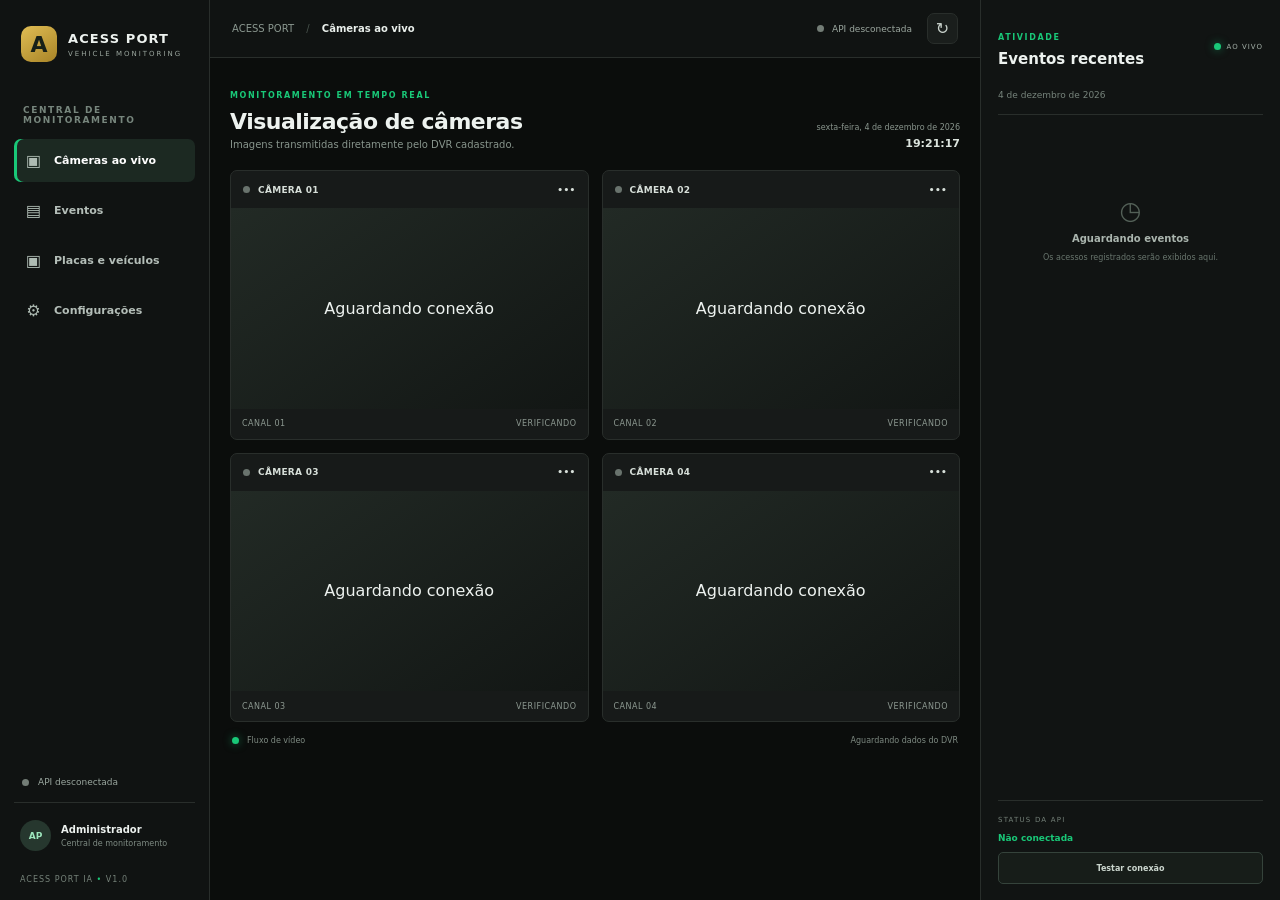
<file: acess-port-ia/frontend/index.html>
<!doctype html>
<html lang="pt-BR">
<head>
  <meta charset="utf-8">
  <meta name="viewport" content="width=device-width, initial-scale=1">
  <meta name="theme-color" content="#0b0d0c">
  <title>ACESS PORT IA | Monitoramento</title>
  <link rel="stylesheet" href="./styles.css">
</head>
<body>
  <div class="app-shell">
    <aside class="sidebar" id="sidebar">
      <div class="brand">
        <div class="brand-mark">A</div>
        <div class="brand-copy"><strong>ACESS PORT</strong><span>VEHICLE MONITORING</span></div>
      </div>
      <div class="side-label">CENTRAL DE MONITORAMENTO</div>
      <nav class="nav">
        <button class="nav-item active" data-view="camera"><span class="nav-icon">▣</span> Câmeras ao vivo</button>
        <button class="nav-item" data-view="events"><span class="nav-icon">▤</span> Eventos</button>
        <button class="nav-item" data-view="plates"><span class="nav-icon">▣</span> Placas e veículos</button>
        <button class="nav-item" id="settingsButton"><span class="nav-icon">⚙</span> Configurações</button>
      </nav>
      <div class="sidebar-bottom">
        <div class="connection-mini"><i id="apiDot" class="status-dot"></i><span id="apiStatus">Conectando API...</span></div>
        <div class="account"><div class="account-avatar">AP</div><div><strong>Administrador</strong><small>Central de monitoramento</small></div></div>
        <div class="sidebar-foot">ACESS PORT IA <span>•</span> V1.0</div>
      </div>
    </aside>

    <main class="main">
      <header class="topbar">
        <button class="menu-toggle" id="menuToggle" aria-label="Abrir menu">☰</button>
        <div class="breadcrumb">ACESS PORT <span>/</span> <strong id="pageTitle">Câmeras ao vivo</strong></div>
        <div class="top-actions">
          <div class="system-state"><i class="status-dot" id="topApiDot"></i><span id="topApiStatus">Verificando conexão</span></div>
          <button class="icon-button" id="retryButton" title="Atualizar conexão">↻</button>
        </div>
      </header>

      <div class="workspace">
        <section class="camera-area" id="cameraView">
          <div class="section-head">
            <div><span class="eyebrow">MONITORAMENTO EM TEMPO REAL</span><h1>Visualização de câmeras</h1><p>Imagens transmitidas diretamente pelo DVR cadastrado.</p></div>
            <div class="clock"><span id="today"></span><strong id="clock"></strong></div>
          </div>
          <div class="camera-grid" id="cameraGrid">
            <article class="camera-card loading"><div class="camera-card-head"><span><i class="status-dot"></i> CÂMERA 01</span><b>•••</b></div><div class="camera-screen"><span>Aguardando conexão</span></div><div class="camera-meta">CANAL 01 <span>VERIFICANDO</span></div></article>
            <article class="camera-card loading"><div class="camera-card-head"><span><i class="status-dot"></i> CÂMERA 02</span><b>•••</b></div><div class="camera-screen"><span>Aguardando conexão</span></div><div class="camera-meta">CANAL 02 <span>VERIFICANDO</span></div></article>
            <article class="camera-card loading"><div class="camera-card-head"><span><i class="status-dot"></i> CÂMERA 03</span><b>•••</b></div><div class="camera-screen"><span>Aguardando conexão</span></div><div class="camera-meta">CANAL 03 <span>VERIFICANDO</span></div></article>
            <article class="camera-card loading"><div class="camera-card-head"><span><i class="status-dot"></i> CÂMERA 04</span><b>•••</b></div><div class="camera-screen"><span>Aguardando conexão</span></div><div class="camera-meta">CANAL 04 <span>VERIFICANDO</span></div></article>
          </div>
          <div class="bottom-status"><span><i class="status-dot green"></i> Fluxo de vídeo</span><span id="cameraSummary">Aguardando dados do DVR</span></div>
        </section>

        <section class="data-view hidden" id="eventsView">
          <span class="eyebrow">REGISTROS DO SISTEMA</span><h1>Eventos de acesso</h1>
          <p class="view-description">Histórico de eventos recebidos pela plataforma.</p>
          <div class="events-full-list" id="eventsFullList"><div class="empty-panel"><span class="empty-icon">▤</span><strong>Aguardando eventos</strong><p>Os veículos reconhecidos aparecerão aqui automaticamente.</p></div></div>
        </section>

        <section class="data-view hidden" id="platesView">
          <span class="eyebrow">CONSULTA DE VEÍCULOS</span><h1>Placas e veículos</h1>
          <p class="view-description">Área preparada para consulta de placas e características dos veículos.</p>
          <div class="events-full-list" id="platesFullList"><div class="empty-panel"><span class="empty-icon">▣</span><strong>Aguardando placas</strong><p>As placas reconhecidas serão exibidas aqui.</p></div></div>
          <p class="notice-text">Registros de veículos: placa, imagem, cor, tipo, câmera, data e direção. O sistema não realiza reconhecimento de pessoas.</p>
        </section>
      </div>
    </main>

    <aside class="event-rail">
      <div class="rail-head"><div><span class="eyebrow">ATIVIDADE</span><h2>Eventos recentes</h2></div><span class="live-tag"><i class="status-dot green"></i> AO VIVO</span></div>
      <div class="event-date" id="eventDate"></div>
      <div class="event-list" id="eventList">
        <div class="event-empty"><span>◷</span><strong>Aguardando eventos</strong><small>Os acessos registrados serão exibidos aqui.</small></div>
      </div>
      <div class="rail-footer"><span>STATUS DA API</span><strong id="apiDetail">Verificando...</strong><button id="railRetry">Testar conexão</button></div>
    </aside>
  </div>

  <dialog class="config-dialog" id="apiDialog">
    <form id="apiForm" method="dialog">
      <div class="dialog-head"><div><span class="eyebrow">CONFIGURAÇÃO</span><h2>Conexão com API</h2></div><button class="close-button" type="button" id="closeDialog">×</button></div>
      <p>Informe o endereço do servidor ACESS PORT IA.</p>
      <label for="apiUrl">Endereço da API</label>
      <input id="apiUrl" type="url" placeholder="http://127.0.0.1:8000" required>
      <small id="configFeedback" class="feedback"></small>
      <div class="dialog-actions"><button type="button" class="outline-button" id="cancelDialog">Cancelar</button><button type="submit" class="primary-button" id="saveApi">Salvar e testar</button></div>
    </form>
  </dialog>
  <script src="./app.js"></script>
</body>
</html>
</file>
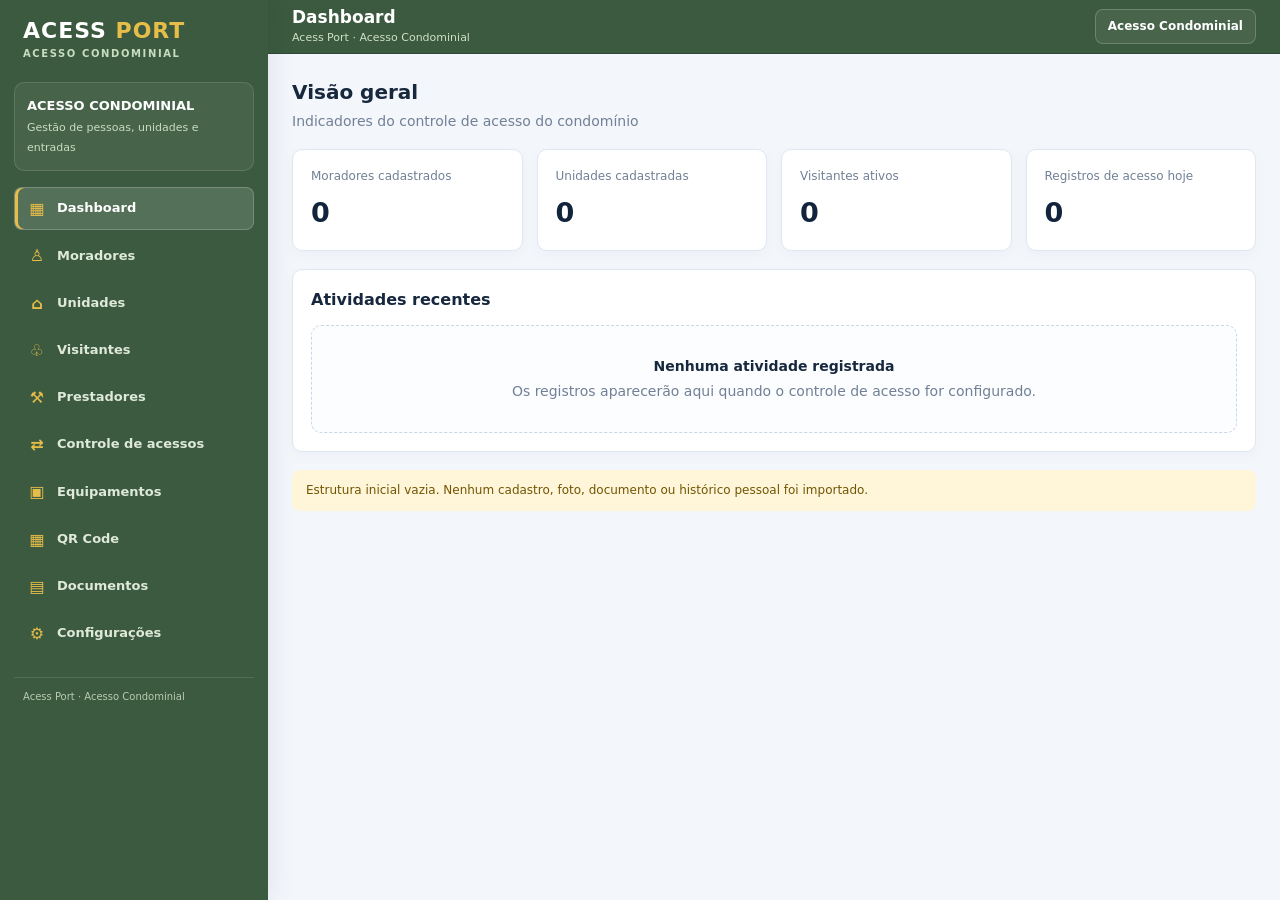
<file: acesso-condominial.html>
<!doctype html>
<html lang="pt-BR">
<head>
<meta charset="utf-8">
<meta name="viewport" content="width=device-width,initial-scale=1">
<title>Acess Port | Acesso Condominial</title>
<style>
:root{
  /* Shell verde-tarde (substituindo o azul #244560) */
  --sc-shell-fundo:#3b5a3f;          /* verde-tarde principal */
  --sc-shell-fundo-2:#2f4a33;        /* verde-tarde escuro (bordas/hover) */
  --sc-shell-texto:#FFFFFF;
  --sc-shell-topo-altura:54px;
  --sc-shell-acento:#3b5a3f;
  --sc-shell-acento-texto:#ffffff;
  --sc-shell-destaque:#8fbf7a;       /* verde-claro quente para realces */
  --sc-shell-ligacao-fundo:#2e7d32;
  --sc-shell-ligacao-fundo-hover:#1b5e20;
  --sc-shell-folha-raio:8px;
  /* Paleta Acess Port */
  --navy:#11243b;
  --navy2:#142b45;
  --blue:#2168d5;
  --gold:#e7bd4a;
  --bg:#f3f6fb;
  --ink:#17283e;
  --muted:#718096;
  --line:#e0e7f0;
  --white:#fff;
  --green:#14804a;
  --surface:#ffffff;
  --surface-2:#f8fafc;
}
*{box-sizing:border-box}
body{margin:0;background:var(--bg);font:14px/1.45 Inter,system-ui,Arial,sans-serif;color:var(--ink)}
button,input,select,textarea{font:inherit}
button{cursor:pointer;border:0;border-radius:8px;padding:10px 14px;font-weight:700}
.app{min-height:100vh;display:grid;grid-template-columns:268px minmax(0,1fr)}

/* ---------- SIDEBAR ---------- */
.sidebar{height:100vh;position:sticky;top:0;overflow:auto;padding:18px 14px 20px;color:var(--sc-shell-texto);background:var(--sc-shell-fundo);box-shadow:5px 0 24px #0d1f3312}
.brand{margin:0 9px 4px;font-size:22px;line-height:1.15;font-weight:850;letter-spacing:.045em}
.brand span{color:var(--gold)}
.subbrand{margin:0 9px 20px;color:#c8dcc0;font-size:10px;font-weight:750;letter-spacing:.16em;text-transform:uppercase}
.module-card{padding:14px 12px;margin:0 0 16px;border:1px solid #ffffff1f;border-radius:10px;background:#ffffff10}
.module-card strong{display:block;font-size:13px}
.module-card small{color:#c8dcc0;font-size:11px}
.nav{display:grid;gap:4px}
.nav button{display:flex;align-items:center;gap:10px;width:100%;min-height:42px;padding:9px 12px;text-align:left;color:#dfe9da;background:transparent;border:1px solid transparent;border-radius:8px;font-size:13px;font-weight:600}
.nav button:hover{background:#ffffff16;color:#fff}
.nav button.active{color:#fff;background:#ffffff22;border-color:#ffffff33;box-shadow:inset 3px 0 var(--gold)}
.nav-icon{width:20px;flex:0 0 20px;text-align:center;color:var(--gold);font-size:16px}
.sidefoot{margin-top:22px;padding:12px 9px 4px;border-top:1px solid #ffffff1f;color:#b9ccb1;font-size:10px}

/* ---------- TOPO ---------- */
.main{min-width:0}
.top{height:var(--sc-shell-topo-altura);min-height:var(--sc-shell-topo-altura);display:flex;align-items:center;justify-content:space-between;gap:16px;padding:0 24px;background:var(--sc-shell-fundo);color:var(--sc-shell-texto);border-bottom:1px solid var(--sc-shell-fundo-2)}
.top h1{margin:0;font-size:17px;line-height:1.2;font-weight:800}
.top .subtitle{margin-top:3px;color:#cfe0c7;font-size:11px}
.account{padding:8px 12px;border:1px solid #ffffff33;border-radius:8px;background:#ffffff12;color:#fff;font-weight:700;font-size:12px}
.content{width:100%;max-width:1500px;margin:auto;padding:24px;display:grid;gap:18px}
.page-head{display:flex;align-items:flex-start;justify-content:space-between;gap:12px;flex-wrap:wrap}
.page-head h2{margin:0 0 4px;font-size:20px}
.muted{color:var(--muted)}
.cards{display:grid;grid-template-columns:repeat(4,minmax(0,1fr));gap:14px}
.card{min-width:0;background:var(--surface);border:1px solid var(--line);border-radius:10px;padding:18px;box-shadow:0 4px 14px #12243b08}
.metric-label{font-size:12px;color:var(--muted)}
.metric{font-size:27px;font-weight:850;margin:7px 0 0;color:var(--navy)}
.section-title{margin:0 0 14px;font-size:16px}
.empty{padding:30px 16px;text-align:center;color:var(--muted);border:1px dashed #cbd6e4;border-radius:10px;background:#fbfdff}
.empty strong{display:block;color:var(--ink);margin-bottom:5px}
.toolbar{display:flex;align-items:center;justify-content:space-between;gap:10px;flex-wrap:wrap;margin-bottom:14px}
.btn-primary{background:var(--blue);color:#fff}
.btn-secondary{background:#eaf0f8;color:var(--navy)}
.btn-outline{background:#fff;color:var(--blue);border:1px solid #d8e3f1}
.search{max-width:340px;min-width:220px}
input,select,textarea{width:100%;padding:11px 12px;border:1px solid #ccd7e5;border-radius:8px;background:#fff;color:var(--ink);outline:none}
input:focus,select:focus,textarea:focus{border-color:#7aa5e8;box-shadow:0 0 0 3px #2168d514}
label{display:block;margin:0 0 6px;font-size:12px;font-weight:700;color:#42536a}
.form-grid{display:grid;grid-template-columns:repeat(2,minmax(0,1fr));gap:14px}
.field{min-width:0}.field.full{grid-column:1/-1}
.form-actions{display:flex;gap:8px;justify-content:flex-end;flex-wrap:wrap;margin-top:16px}
.table-wrap{width:100%;overflow:auto}
table{width:100%;border-collapse:collapse;min-width:680px}
th,td{padding:12px;text-align:left;border-bottom:1px solid var(--line);white-space:nowrap}
th{background:var(--surface-2);color:var(--muted);font-size:11px;text-transform:uppercase}
.view{display:none}.view.active{display:grid;gap:18px}
.notice{padding:12px 14px;border-radius:8px;background:#fff5d9;color:#715500;font-size:12px}
.status{font-size:12px;color:var(--muted);min-height:18px}

/* ---------- Ferramentas de moradores ---------- */
.resident-tools{display:flex;align-items:center;gap:8px;flex-wrap:wrap}
.more-wrap{position:relative}
.more-button{width:40px;height:40px;padding:0;font-size:23px;line-height:1}
.more-menu{position:absolute;right:0;top:calc(100% + 7px);z-index:40;width:280px;padding:7px;background:#fff;border:1px solid var(--line);border-radius:10px;box-shadow:0 14px 35px #11243b24}
.more-menu button{display:block;width:100%;padding:10px;text-align:left;background:transparent;color:var(--ink);font-size:13px;font-weight:600}
.more-menu button:hover{background:#f1f5fa}
.bulk-card{border-color:#b9cce5}
.bulk-results{display:grid;gap:14px;margin-top:16px}
.extracted-card{border:1px solid var(--line);border-radius:10px;padding:14px;background:#fbfdff}
.extracted-card h4{margin:0 0 10px}
.extracted-card .form-grid{margin-top:12px}
.extracted-card .form-actions{margin-top:12px}
.file-note{font-size:11px;color:var(--muted);margin-top:6px}
.resident-table{min-width:900px}
.unit-table{min-width:560px}
.unit-code{font-weight:800;letter-spacing:.4px}
.resident-tools .search{width:min(340px,45vw)}

@media(max-width:1100px){.cards{grid-template-columns:repeat(2,minmax(0,1fr))}}
@media(max-width:800px){
  .app{grid-template-columns:1fr}
  .sidebar{height:auto;max-height:none;position:relative;padding:12px 14px 10px}
  .subbrand,.module-card,.sidefoot{display:none}
  .nav{display:flex;overflow-x:auto;gap:6px;padding:4px 0}
  .nav button{width:auto;min-width:max-content;min-height:38px;padding:8px 10px;font-size:11px}
  .top{height:auto;min-height:60px;padding:12px 16px}
  .top h1{font-size:16px}
  .content{padding:15px}
  .form-grid{grid-template-columns:1fr}
  .field.full{grid-column:auto}
}
@media(max-width:480px){
  .cards{grid-template-columns:repeat(2,minmax(0,1fr));gap:9px}
  .card{padding:13px}.metric{font-size:23px}
  .search{max-width:none;width:100%}
  .page-head{display:block}
  .page-head .btn-primary{margin-top:10px;width:100%}
}
</style>
</head>
<body>
<div class="app" id="condoAccessApp">
<aside class="sidebar">
  <div class="brand">ACESS <span>PORT</span></div>
  <div class="subbrand">Acesso Condominial</div>
  <div class="module-card"><strong>ACESSO CONDOMINIAL</strong><small>Gestão de pessoas, unidades e entradas</small></div>
  <nav class="nav" id="navigation">
    <button class="active" data-view="dashboard"><span class="nav-icon">▦</span>Dashboard</button>
    <button data-view="moradores"><span class="nav-icon">♙</span>Moradores</button>
    <button data-view="unidades"><span class="nav-icon">⌂</span>Unidades</button>
    <button data-view="visitantes"><span class="nav-icon">♧</span>Visitantes</button>
    <button data-view="prestadores"><span class="nav-icon">⚒</span>Prestadores</button>
    <button data-view="acessos"><span class="nav-icon">⇄</span>Controle de acessos</button>
    <button data-view="equipamentos"><span class="nav-icon">▣</span>Equipamentos</button>
    <button data-view="qrcode"><span class="nav-icon">▦</span>QR Code</button>
    <button data-view="documentos"><span class="nav-icon">▤</span>Documentos</button>
    <button data-view="configuracoes"><span class="nav-icon">⚙</span>Configurações</button>
  </nav>
  <div class="sidefoot">Acess Port · Acesso Condominial</div>
</aside>
<main class="main">
  <header class="top">
    <div>
      <h1 id="topTitle">Dashboard</h1>
      <div class="subtitle">Acess Port · Acesso Condominial</div>
    </div>
    <div class="account" aria-label="Módulo aberto">Acesso Condominial</div>
  </header>
  <div class="content">

    <!-- DASHBOARD -->
    <section class="view active" id="view-dashboard">
      <div class="page-head"><div><h2>Visão geral</h2><div class="muted">Indicadores do controle de acesso do condomínio</div></div></div>
      <div class="cards">
        <div class="card"><div class="metric-label">Moradores cadastrados</div><div class="metric" id="metricMoradores">0</div></div>
        <div class="card"><div class="metric-label">Unidades cadastradas</div><div class="metric" id="metricUnidades">0</div></div>
        <div class="card"><div class="metric-label">Visitantes ativos</div><div class="metric">0</div></div>
        <div class="card"><div class="metric-label">Registros de acesso hoje</div><div class="metric">0</div></div>
      </div>
      <div class="card"><h3 class="section-title">Atividades recentes</h3><div class="empty"><strong>Nenhuma atividade registrada</strong>Os registros aparecerão aqui quando o controle de acesso for configurado.</div></div>
      <div class="notice">Estrutura inicial vazia. Nenhum cadastro, foto, documento ou histórico pessoal foi importado.</div>
    </section>

    <!-- MORADORES -->
    <section class="view" id="view-moradores">
      <div class="page-head"><div><h2>Moradores</h2><div class="muted">Cadastro e gerenciamento dos moradores</div></div><button class="btn-primary" onclick="showForm('moradores')">＋ Novo morador</button></div>
      <div class="card" id="form-moradores" hidden><h3 class="section-title">Cadastro de morador</h3>
        <form data-form="moradores" id="residentForm"><div class="form-grid">
          <div class="field"><label>Nome completo</label><input name="nome" required placeholder="Nome do morador"></div>
          <div class="field"><label>CPF</label><input name="cpf" placeholder="000.000.000-00"></div>
          <div class="field"><label>RG</label><input name="rg" placeholder="Número do RG"></div>
          <div class="field"><label>Telefone</label><input name="telefone" placeholder="(00) 00000-0000"></div>
          <div class="field"><label>E-mail</label><input name="email" type="email" placeholder="email@exemplo.com"></div>
          <div class="field"><label>Quadra</label><input name="quadra" placeholder="Quadra"></div>
          <div class="field"><label>Lote</label><input name="lote" placeholder="Lote"></div>
          <div class="field"><label>Rua</label><input name="rua" placeholder="Rua / alameda"></div>
          <div class="field"><label>Número</label><input name="numero" placeholder="Número do imóvel"></div>
          <div class="field"><label>Vínculo</label><select name="vinculo"><option value="">Selecione</option><option>Proprietário</option><option>Locatário</option><option>Familiar</option><option>Outro</option></select></div>
          <div class="field full"><strong>Dados do cônjuge (se houver)</strong></div>
          <div class="field"><label>Nome do cônjuge</label><input name="conjuge_nome" placeholder="Nome completo"></div>
          <div class="field"><label>CPF do cônjuge</label><input name="conjuge_cpf" placeholder="CPF"></div>
          <div class="field"><label>RG do cônjuge</label><input name="conjuge_rg" placeholder="RG"></div>
          <div class="field"><label>Telefone do cônjuge</label><input name="conjuge_telefone" placeholder="Telefone"></div>
          <div class="field full"><label>Contrato / documento de origem</label><input name="documento_origem" type="text" placeholder="Nome do arquivo do contrato (opcional)"></div>
          <div class="field full"><label>Observações</label><textarea name="observacoes" rows="2" placeholder="Informações adicionais"></textarea></div>
        </div><div class="form-actions"><button type="button" class="btn-secondary" onclick="hideForm('moradores')">Cancelar</button><button class="btn-primary" type="submit">Salvar cadastro</button></div></form>
      </div>
      <div class="card">
        <div class="toolbar"><h3 class="section-title">Lista de moradores</h3>
          <div class="resident-tools"><input class="search" id="residentSearch" placeholder="Buscar por nome, CPF, quadra ou lote...">
            <div class="more-wrap"><button class="btn-outline more-button" type="button" id="residentMore" aria-label="Mais opções" aria-expanded="false">⋮</button>
              <div class="more-menu" id="residentMoreMenu" hidden>
                <button type="button" onclick="showForm('moradores');closeResidentMenu()">＋ Cadastro individual</button>
                <button type="button" onclick="openBulkModal()">▤ Cadastro em massa por contrato</button>
                <button type="button" onclick="downloadResidentTemplate()">⇩ Baixar modelo de planilha</button>
              </div>
            </div>
          </div>
        </div>
        <div id="residentList"><div class="empty"><strong>Nenhum morador cadastrado</strong>Os novos cadastros serão exibidos nesta lista.</div></div>
      </div>
      <div class="card bulk-card" id="bulkModal" hidden>
        <div class="toolbar"><div><h3 class="section-title">Cadastro em massa por contrato</h3><div class="muted">Selecione um ou vários contratos de compra e venda. O sistema tentará identificar os dados e preencher uma ficha para conferência.</div></div><button class="btn-secondary" type="button" onclick="closeBulkModal()">Fechar</button></div>
        <div class="notice">A leitura é automática e preliminar. Confira todos os campos antes de confirmar. Nenhum cadastro será criado sem sua confirmação. Contratos e documentos pessoais são dados sensíveis: nesta versão, a leitura ocorre no navegador e os registros confirmados ficam apenas neste computador.</div>
        <div class="form-grid">
          <div class="field full"><label>Selecionar contratos (PDF, DOCX ou imagem)</label><input id="contractFiles" type="file" accept=".pdf,.docx,.png,.jpg,.jpeg,.webp" multiple><div class="file-note">PDF com texto selecionável, DOCX ou imagem JPG/PNG/WebP. PDFs digitalizados serão sinalizados quando não houver texto extraível.</div></div>
          <div class="field full"><button type="button" class="btn-primary" id="processContracts">Analisar documentos selecionados</button><div class="status" id="bulkStatus" aria-live="polite"></div></div>
        </div>
        <div id="bulkResults" class="bulk-results"></div>
      </div>
    </section>

    <!-- UNIDADES -->
    <section class="view" id="view-unidades">
      <div class="page-head"><div><h2>Unidades</h2><div class="muted">Cadastro de quadras, lotes, casas e apartamentos</div></div><button class="btn-primary" onclick="showForm('unidades')">＋ Nova unidade</button></div>
      <div class="card" id="form-unidades" hidden><h3 class="section-title">Cadastro de unidade</h3><form data-form="unidades"><div class="form-grid">
        <div class="field"><label>Quadra / Bloco</label><input placeholder="Identificação da quadra ou bloco"></div><div class="field"><label>Lote / Unidade</label><input placeholder="Número da unidade"></div>
        <div class="field"><label>Rua</label><input placeholder="Rua / alameda"></div><div class="field"><label>Tipo</label><select><option value="">Selecione</option><option>Casa</option><option>Apartamento</option><option>Sala</option><option>Outro</option></select></div>
        <div class="field"><label>Situação</label><select><option>Ativa</option><option>Inativa</option></select></div><div class="field"><label>Responsável</label><input placeholder="Responsável pela unidade"></div>
      </div><div class="form-actions"><button type="button" class="btn-secondary" onclick="hideForm('unidades')">Cancelar</button><button class="btn-primary" type="submit">Salvar unidade</button></div></form></div>
      <div class="card"><div class="toolbar"><h3 class="section-title">Unidades cadastradas</h3><span class="muted" id="unitCount">0 unidades</span></div><div id="unitList"><div class="empty"><strong>Nenhuma unidade cadastrada</strong>As quadras e lotes serão criados automaticamente quando forem identificados nos contratos.</div></div></div>
    </section>

    <!-- VISITANTES -->
    <section class="view" id="view-visitantes">
      <div class="page-head"><div><h2>Visitantes</h2><div class="muted">Autorização e identificação de visitantes</div></div><button class="btn-primary" onclick="showForm('visitantes')">＋ Novo visitante</button></div>
      <div class="card" id="form-visitantes" hidden><h3 class="section-title">Cadastro de visitante</h3><form data-form="visitantes"><div class="form-grid">
        <div class="field"><label>Nome completo</label><input placeholder="Nome do visitante"></div><div class="field"><label>Documento</label><input placeholder="CPF ou documento"></div>
        <div class="field"><label>Telefone</label><input placeholder="Telefone para contato"></div><div class="field"><label>Unidade visitada</label><select><option value="">Selecione a unidade</option></select></div>
        <div class="field"><label>Data da visita</label><input type="date"></div><div class="field"><label>Horário previsto</label><input type="time"></div>
        <div class="field"><label>Autorizado por</label><input placeholder="Morador responsável"></div><div class="field"><label>Status</label><select><option>Pendente</option><option>Autorizado</option><option>Bloqueado</option></select></div>
      </div><div class="form-actions"><button type="button" class="btn-secondary" onclick="hideForm('visitantes')">Cancelar</button><button class="btn-primary" type="submit">Salvar visitante</button></div></form></div>
      <div class="card"><h3 class="section-title">Visitantes cadastrados</h3><div class="empty"><strong>Nenhum visitante cadastrado</strong>Os visitantes autorizados serão listados aqui.</div></div>
    </section>

    <!-- PRESTADORES -->
    <section class="view" id="view-prestadores">
      <div class="page-head"><div><h2>Prestadores</h2><div class="muted">Cadastro de prestadores de serviços e entregadores</div></div><button class="btn-primary" onclick="showForm('prestadores')">＋ Novo prestador</button></div>
      <div class="card" id="form-prestadores" hidden><h3 class="section-title">Cadastro de prestador</h3><form data-form="prestadores"><div class="form-grid">
        <div class="field"><label>Nome / Empresa</label><input placeholder="Nome do prestador ou empresa"></div><div class="field"><label>Documento</label><input placeholder="CPF / CNPJ"></div>
        <div class="field"><label>Telefone</label><input placeholder="Telefone"></div><div class="field"><label>Tipo de serviço</label><select><option value="">Selecione</option><option>Entrega</option><option>Manutenção</option><option>Obra</option><option>Serviços gerais</option><option>Outro</option></select></div>
        <div class="field"><label>Unidade de destino</label><select><option value="">Selecione a unidade</option></select></div><div class="field"><label>Validade da autorização</label><input type="date"></div>
      </div><div class="form-actions"><button type="button" class="btn-secondary" onclick="hideForm('prestadores')">Cancelar</button><button class="btn-primary" type="submit">Salvar prestador</button></div></form></div>
      <div class="card"><h3 class="section-title">Prestadores cadastrados</h3><div class="empty"><strong>Nenhum prestador cadastrado</strong>Os prestadores serão exibidos nesta lista.</div></div>
    </section>

    <!-- ACESSOS -->
    <section class="view" id="view-acessos">
      <div class="page-head"><div><h2>Controle de acessos</h2><div class="muted">Consulta de entradas, saídas e autorizações</div></div></div>
      <div class="card"><div class="toolbar"><h3 class="section-title">Filtros de acesso</h3><button class="btn-outline">Exportar relatório</button></div><div class="form-grid">
        <div class="field"><label>Buscar pessoa</label><input placeholder="Nome ou documento"></div><div class="field"><label>Tipo de acesso</label><select><option>Todos</option><option>Morador</option><option>Visitante</option><option>Prestador</option><option>Entrega</option></select></div>
        <div class="field"><label>Data inicial</label><input type="date"></div><div class="field"><label>Data final</label><input type="date"></div>
      </div></div>
      <div class="card"><h3 class="section-title">Histórico de acessos</h3><div class="empty"><strong>Nenhum acesso registrado</strong>Os eventos de entrada e saída serão exibidos aqui.</div></div>
    </section>

    <!-- EQUIPAMENTOS -->
    <section class="view" id="view-equipamentos">
      <div class="page-head"><div><h2>Equipamentos</h2><div class="muted">Cadastro e identificação dos dispositivos de controle de acesso</div></div><button class="btn-primary" onclick="showForm('equipamentos')">＋ Novo equipamento</button></div>
      <div class="card" id="form-equipamentos" hidden><h3 class="section-title">Cadastro de equipamento</h3><form data-form="equipamentos"><div class="form-grid">
        <div class="field"><label>Nome do equipamento</label><input placeholder="Identificação do equipamento"></div><div class="field"><label>Tipo</label><select><option value="">Selecione</option><option>Leitor facial</option><option>Câmera</option><option>Controladora</option><option>Fechadura</option><option>Outro</option></select></div>
        <div class="field"><label>Local de instalação</label><input placeholder="Localização"></div><div class="field"><label>Endereço IP / Identificação</label><input placeholder="IP ou identificador"></div>
        <div class="field"><label>Fabricante / Modelo</label><input placeholder="Fabricante e modelo"></div><div class="field"><label>Status</label><select><option>Ativo</option><option>Inativo</option><option>Manutenção</option></select></div>
      </div><div class="form-actions"><button type="button" class="btn-secondary" onclick="hideForm('equipamentos')">Cancelar</button><button class="btn-primary" type="submit">Salvar equipamento</button></div></form></div>
      <div class="card"><h3 class="section-title">Equipamentos cadastrados</h3><div class="empty"><strong>Nenhum equipamento cadastrado</strong>Cadastre os dispositivos para iniciar a configuração.</div></div>
    </section>

    <!-- QR CODE -->
    <section class="view" id="view-qrcode">
      <div class="page-head"><div><h2>QR Code</h2><div class="muted">Configuração de convites e credenciais temporárias</div></div></div>
      <div class="card"><h3 class="section-title">Configurações de QR Code</h3><div class="form-grid">
        <div class="field"><label>Validade padrão</label><select><option>Definir posteriormente</option><option>15 minutos</option><option>1 hora</option><option>Até o fim do dia</option><option>Personalizada</option></select></div>
        <div class="field"><label>Tipos de credencial</label><select><option>Visitante e prestador</option><option>Somente visitante</option><option>Somente prestador</option></select></div>
      </div><div class="empty" style="margin-top:16px"><strong>Nenhuma credencial gerada</strong>O gerador será conectado após a definição das regras de acesso.</div></div>
    </section>

    <!-- DOCUMENTOS -->
    <section class="view" id="view-documentos">
      <div class="page-head"><div><h2>Documentos</h2><div class="muted">Arquivos e documentos relacionados ao controle de acesso</div></div><button class="btn-primary">＋ Adicionar documento</button></div>
      <div class="card"><div class="empty"><strong>Nenhum documento cadastrado</strong>A área está pronta para receber categorias e arquivos.</div></div>
    </section>

    <!-- CONFIGURAÇÕES -->
    <section class="view" id="view-configuracoes">
      <div class="page-head"><div><h2>Configurações</h2><div class="muted">Parâmetros gerais do módulo Acesso Condominial</div></div></div>
      <div class="card"><h3 class="section-title">Identificação do condomínio</h3><div class="form-grid">
        <div class="field"><label>Nome do condomínio</label><input placeholder="Nome do condomínio"></div><div class="field"><label>CNPJ</label><input placeholder="CNPJ"></div>
        <div class="field"><label>Endereço</label><input placeholder="Endereço do condomínio"></div><div class="field"><label>Responsável administrativo</label><input placeholder="Nome do responsável"></div>
      </div></div>
      <div class="card"><h3 class="section-title">Regras gerais</h3><div class="form-grid">
        <div class="field"><label>Exigir autorização para visitantes</label><select><option>Sim</option><option>Não</option></select></div><div class="field"><label>Exigir identificação de prestadores</label><select><option>Sim</option><option>Não</option></select></div>
        <div class="field"><label>Registrar entrada e saída</label><select><option>Sim</option><option>Não</option></select></div><div class="field"><label>Notificações</label><select><option>Definir posteriormente</option><option>E-mail</option><option>Aplicativo</option></select></div>
      </div><div class="form-actions"><button class="btn-primary" type="button">Salvar configurações</button></div></div>
    </section>

  </div>
</main>
</div>

<script>
const titles={dashboard:"Dashboard",moradores:"Moradores",unidades:"Unidades",visitantes:"Visitantes",prestadores:"Prestadores",acessos:"Controle de acessos",equipamentos:"Equipamentos",qrcode:"QR Code",documentos:"Documentos",configuracoes:"Configurações"};
document.querySelectorAll("#navigation button").forEach(btn=>btn.addEventListener("click",()=>{
  document.querySelectorAll("#navigation button").forEach(b=>b.classList.remove("active"));
  btn.classList.add("active");
  document.querySelectorAll(".view").forEach(v=>v.classList.remove("active"));
  document.getElementById("view-"+btn.dataset.view).classList.add("active");
  document.getElementById("topTitle").textContent=titles[btn.dataset.view];
  if(btn.dataset.view==="unidades")renderUnits();
  if(btn.dataset.view==="dashboard")renderDashboard();
}));

function showForm(name){const el=document.getElementById("form-"+name);if(!el)return;el.hidden=false;el.scrollIntoView({behavior:"smooth",block:"start"});}
function hideForm(name){const el=document.getElementById("form-"+name);if(el)el.hidden=true;}

document.querySelectorAll('form[data-form]:not([data-form="moradores"])').forEach(form=>form.addEventListener("submit",e=>{
  e.preventDefault();
  const msg=document.createElement("div");
  msg.className="status";
  msg.textContent="Estrutura visual pronta. A gravação será conectada na próxima etapa.";
  form.appendChild(msg);
}));

/* ---------- Store: moradores ---------- */
const residentStoreKey="acessport_acesso_condominial_moradores_v1";
function getResidents(){try{return JSON.parse(localStorage.getItem(residentStoreKey)||"[]")}catch(e){return []}}
function esc(v){return String(v??"").replace(/[&<>"']/g,c=>({"&":"&amp;","<":"&lt;",">":"&gt;",'"':"&quot;","'":"&#39;"}[c]));}

/* ---------- Store: unidades ---------- */
const unitStoreKey="acessport_acesso_condominial_unidades_v1";
function getUnits(){try{return JSON.parse(localStorage.getItem(unitStoreKey)||"[]")}catch(e){return []}}
function normalizeUnitPart(value){const raw=String(value??"").trim();if(!raw)return "";const n=Number(raw);if(!Number.isInteger(n)||n<1||n>100)return raw.toUpperCase();return String(n).padStart(2,"0");}
function unitSortValue(v){const n=Number(v);return Number.isFinite(n)?n:999999;}
function compareUnits(a,b){return unitSortValue(a.quadra)-unitSortValue(b.quadra)||unitSortValue(a.lote)-unitSortValue(b.lote)||String(a.quadra).localeCompare(String(b.quadra),"pt-BR")||String(a.lote).localeCompare(String(b.lote),"pt-BR");}

function ensureUnitFromResident(data){
  const quadra=normalizeUnitPart(data.quadra),lote=normalizeUnitPart(data.lote);
  if(!quadra||!lote)return {created:false,reason:"missing"};
  const all=getUnits(),key=quadra+"-"+lote;
  const found=all.find(u=>u.codigo===key);
  if(found){if(data.rua&&!found.rua){found.rua=data.rua;localStorage.setItem(unitStoreKey,JSON.stringify(all));}return {created:false,unit:found};}
  const unit={id:key,codigo:key,quadra,lote,rua:data.rua||"",tipo:"Casa",situacao:"Ativa",responsavel:data.nome||"",criado_em:new Date().toISOString()};
  all.push(unit);all.sort(compareUnits);localStorage.setItem(unitStoreKey,JSON.stringify(all));renderUnits();return {created:true,unit};
}

function renderUnits(){
  const all=getUnits().sort(compareUnits),root=document.getElementById("unitList"),count=document.getElementById("unitCount");
  if(count)count.textContent=all.length+" unidade(s)";
  if(!root)return;
  if(!all.length){root.innerHTML='<div class="empty"><strong>Nenhuma unidade cadastrada</strong>As quadras e lotes serão criados automaticamente quando forem identificados nos contratos.</div>';return;}
  root.innerHTML='<div class="table-wrap"><table class="unit-table"><thead><tr><th>Ordem</th><th>Quadra</th><th>Lote</th><th>Rua</th><th>Responsável</th><th>Situação</th></tr></thead><tbody>'+
    all.map(u=>'<tr><td class="unit-code">'+esc(u.codigo)+'</td><td>'+esc(u.quadra)+'</td><td>'+esc(u.lote)+'</td><td>'+esc(u.rua)+'</td><td>'+esc(u.responsavel)+'</td><td>'+esc(u.situacao)+'</td></tr>').join("")+'</tbody></table></div>';
}

function renderDashboard(){
  document.getElementById("metricMoradores").textContent=getResidents().length;
  document.getElementById("metricUnidades").textContent=getUnits().length;
}

function saveResidentRecord(data){
  const all=getResidents();
  const normalized={...data,quadra:normalizeUnitPart(data.quadra),lote:normalizeUnitPart(data.lote),id:Date.now()+"-"+Math.random().toString(16).slice(2),criado_em:new Date().toISOString()};
  all.push(normalized);
  localStorage.setItem(residentStoreKey,JSON.stringify(all));
  ensureUnitFromResident(normalized);
  renderResidents();
  renderDashboard();
}

function renderResidents(filter=""){
  const q=filter.toLocaleLowerCase("pt-BR");
  const all=getResidents().filter(x=>[x.nome,x.cpf,x.quadra,x.lote,x.rua].some(v=>String(v||"").toLocaleLowerCase("pt-BR").includes(q)));
  const root=document.getElementById("residentList");
  if(!all.length){root.innerHTML='<div class="empty"><strong>Nenhum morador cadastrado</strong>Os novos cadastros serão exibidos nesta lista.</div>';return;}
  root.innerHTML='<div class="table-wrap"><table class="resident-table"><thead><tr><th>Morador</th><th>CPF</th><th>RG</th><th>Quadra</th><th>Lote</th><th>Rua</th><th>Cônjuge</th><th>Contrato</th><th></th></tr></thead><tbody>'+
    all.map(x=>'<tr><td>'+esc(x.nome)+'</td><td>'+esc(x.cpf)+'</td><td>'+esc(x.rg)+'</td><td>'+esc(x.quadra)+'</td><td>'+esc(x.lote)+'</td><td>'+esc(x.rua)+'</td><td>'+esc(x.conjuge_nome)+'</td><td>'+esc(x.documento_origem)+'</td><td><button class="btn-secondary" data-delete-id="'+esc(x.id)+'">Excluir</button></td></tr>').join("")+'</tbody></table></div>';
}

function deleteResident(id){
  if(confirm("Excluir este cadastro salvo neste navegador?")){
    localStorage.setItem(residentStoreKey,JSON.stringify(getResidents().filter(x=>x.id!==id)));
    renderResidents(document.getElementById("residentSearch").value);
    renderDashboard();
  }
}

document.getElementById("residentList").addEventListener("click",e=>{const b=e.target.closest("[data-delete-id]");if(b)deleteResident(b.dataset.deleteId);});
document.getElementById("residentSearch").addEventListener("input",e=>renderResidents(e.target.value));

document.getElementById("residentForm").addEventListener("submit",e=>{
  e.preventDefault();
  const fd=new FormData(e.currentTarget),data={};
  for(const [k,v] of fd.entries())data[k]=String(v).trim();
  if(!data.nome){alert("Informe o nome completo.");return;}
  saveResidentRecord(data);
  e.currentTarget.reset();
  hideForm("moradores");
  alert("Cadastro salvo neste navegador. A sincronização com banco de dados será feita em uma próxima etapa.");
});

/* ---------- Menu ⋮ ---------- */
const residentMore=document.getElementById("residentMore");
residentMore.addEventListener("click",()=>{const m=document.getElementById("residentMoreMenu");m.hidden=!m.hidden;residentMore.setAttribute("aria-expanded",String(!m.hidden));});
function closeResidentMenu(){document.getElementById("residentMoreMenu").hidden=true;residentMore.setAttribute("aria-expanded","false");}
document.addEventListener("click",e=>{if(!e.target.closest(".more-wrap"))closeResidentMenu();});
function openBulkModal(){closeResidentMenu();const m=document.getElementById("bulkModal");m.hidden=false;m.scrollIntoView({behavior:"smooth",block:"start"});}
function closeBulkModal(){document.getElementById("bulkModal").hidden=true;}

/* ---------- Leitura de contratos ---------- */
async function loadScript(src){return new Promise((resolve,reject)=>{const s=document.createElement("script");s.src=src;s.onload=resolve;s.onerror=()=>reject(new Error("Não foi possível carregar a biblioteca de leitura. Verifique a conexão com a internet e tente novamente."));document.head.appendChild(s);});}

async function readContractFile(file){
  const ext=file.name.split(".").pop().toLowerCase();
  if(ext==="docx"){
    if(!window.mammoth)await loadScript("https://cdnjs.cloudflare.com/ajax/libs/mammoth/1.8.0/mammoth.browser.min.js");
    const r=await window.mammoth.extractRawText({arrayBuffer:await file.arrayBuffer()});
    return r.value;
  }
  if(ext==="pdf"){
    if(!window.pdfjsLib)await loadScript("https://cdnjs.cloudflare.com/ajax/libs/pdf.js/3.11.174/pdf.min.js");
    window.pdfjsLib.GlobalWorkerOptions.workerSrc="https://cdnjs.cloudflare.com/ajax/libs/pdf.js/3.11.174/pdf.worker.min.js";
    const pdf=await window.pdfjsLib.getDocument({data:await file.arrayBuffer()}).promise;
    let text="";
    for(let i=1;i<=pdf.numPages;i++){
      const page=await pdf.getPage(i);
      const c=await page.getTextContent();
      text+=" "+c.items.map(x=>x.str).join(" ");
    }
    if(text.trim().length<30)throw new Error("Este PDF parece digitalizado ou está sem texto selecionável. Nesta etapa, use DOCX, PDF pesquisável ou imagem JPG/PNG.");
    return text;
  }
  if(["png","jpg","jpeg","webp"].includes(ext)){
    if(!window.Tesseract)await loadScript("https://cdnjs.cloudflare.com/ajax/libs/tesseract.js/5.1.1/tesseract.min.js");
    const r=await window.Tesseract.recognize(file,"por");
    return r.data.text;
  }
  throw new Error("Formato não suportado. Envie PDF, DOCX ou imagem.");
}

function findField(text,patterns){for(const p of patterns){const m=text.match(p);if(m&&m[1])return m[1].trim().replace(/\s{2,}/g," ").replace(/[;,.\s]+$/,"").slice(0,120);}return "";}

function extractContractFields(text){
  const clean=text.replace(/\r/g," ").replace(/[ \t]+/g," ").replace(/\n+/g," \n ");
  const cpf=findField(clean,[/(?:CPF|C\.P\.F\.?)\s*[:\-]?\s*([0-9.\-]{11,14})/i,/\b(\d{3}\.\d{3}\.\d{3}-\d{2})\b/]);
  const rg=findField(clean,[/(?:RG|IDENTIDADE)\s*[:\-]?\s*([0-9.\-]{5,18})/i]);
  const nome=findField(clean,[/(?:PROMITENTE\s+COMPRADOR(?:A)?|COMPRADOR(?:A)?|ADQUIRENTE)\s*[:\-]?\s*([A-ZÀ-Ú][A-ZÀ-Ú ]{5,90})/i,/(?:NOME COMPLETO|NOME)\s*[:\-]?\s*([A-ZÀ-Ú][A-ZÀ-Ú ]{5,90})/i]);
  const quadra=findField(clean,[/(?:QUADRA|QD\.?)\s*[:\-]?\s*([A-Z0-9\-]+)/i]);
  const lote=findField(clean,[/(?:LOTE|LT\.?)\s*[:\-]?\s*([A-Z0-9\-]+)/i]);
  const rua=findField(clean,[/(?:RUA|ALAMEDA|AVENIDA|LOGRADOURO)\s*[:\-]?\s*([A-ZÀ-Ú0-9 .\-]{3,70})/i]);
  const numero=findField(clean,[/(?:NÚMERO|NUMERO|Nº|N°)\s*[:\-]?\s*(\d{1,6})/i]);
  const conjuge_nome=findField(clean,[/(?:CÔNJUGE|CONJUGE|ESPOS[AO])\s*[:\-]?\s*([A-ZÀ-Ú][A-ZÀ-Ú ]{5,90})/i]);
  const conjuge_cpf=findField(clean,[/(?:CPF DO CÔNJUGE|CPF CONJUGE)\s*[:\-]?\s*([0-9.\-]{11,14})/i]);
  const conjuge_rg=findField(clean,[/(?:RG DO CÔNJUGE|RG CONJUGE)\s*[:\-]?\s*([0-9.\-]{5,18})/i]);
  return {nome,cpf,rg,quadra,lote,rua,numero,conjuge_nome,conjuge_cpf,conjuge_rg};
}

function contractCard(file,fields,error=""){
  const wrap=document.createElement("div");wrap.className="extracted-card";
  const keys=[["nome","Nome completo"],["cpf","CPF"],["rg","RG"],["quadra","Quadra"],["lote","Lote"],["rua","Rua"],["numero","Número"],["conjuge_nome","Nome do cônjuge"],["conjuge_cpf","CPF do cônjuge"],["conjuge_rg","RG do cônjuge"]];
  wrap.innerHTML='<h4>'+esc(file.name)+'</h4>'+
    (error?'<div class="notice">'+esc(error)+'</div>':'<div class="muted">Confira os dados identificados. Campos não encontrados ficarão em branco.</div>')+
    '<div class="form-grid">'+keys.map(([k,l])=>'<div class="field"><label>'+l+'</label><input data-field="'+k+'" value="'+esc(fields[k]||"")+'"></div>').join("")+'</div>'+
    '<div class="form-actions"><button type="button" class="btn-secondary discard">Descartar</button><button type="button" class="btn-primary confirm" '+(error?'disabled':'')+'>Confirmar cadastro</button></div>';
  wrap.querySelector(".discard").onclick=()=>wrap.remove();
  wrap.querySelector(".confirm").onclick=()=>{
    const d={};
    wrap.querySelectorAll("[data-field]").forEach(i=>d[i.dataset.field]=i.value.trim());
    d.documento_origem=file.name;
    if(!d.nome){alert("Preencha o nome antes de confirmar.");return;}
    saveResidentRecord(d);
    wrap.remove();
    document.getElementById("bulkStatus").textContent="Cadastro confirmado neste navegador. Revise o próximo documento.";
  };
  return wrap;
}

document.getElementById("processContracts").addEventListener("click",async()=>{
  const files=[...(document.getElementById("contractFiles").files||[])];
  const status=document.getElementById("bulkStatus"),results=document.getElementById("bulkResults");
  results.innerHTML="";
  if(!files.length){status.textContent="Selecione pelo menos um contrato.";return;}
  const button=document.getElementById("processContracts");
  button.disabled=true;
  try{
    for(let i=0;i<files.length;i++){
      status.textContent="Analisando "+(i+1)+" de "+files.length+": "+files[i].name;
      try{
        const text=await readContractFile(files[i]);
        results.appendChild(contractCard(files[i],extractContractFields(text)));
      }catch(err){
        results.appendChild(contractCard(files[i],{},err.message));
      }
    }
    status.textContent="Análise concluída. Revise os campos e confirme somente os dados corretos.";
  } finally {
    button.disabled=false;
  }
});

function downloadResidentTemplate(){
  const csv="nome,cpf,rg,telefone,email,quadra,lote,rua,numero,vinculo,conjuge_nome,conjuge_cpf,conjuge_rg,conjuge_telefone\n";
  const a=document.createElement("a");
  const url=URL.createObjectURL(new Blob(["\ufeff"+csv],{type:"text/csv;charset=utf-8"}));
  a.href=url;a.download="modelo_cadastro_moradores.csv";a.click();
  setTimeout(()=>URL.revokeObjectURL(url),1000);
  closeResidentMenu();
}

/* ---------- Init ---------- */
renderResidents();
renderUnits();
renderDashboard();
</script>
</body>
</html>
</file>
<file: acess-port-ia/frontend/styles.css>
*{box-sizing:border-box} :root{--bg:#0b0d0c;--panel:#171a19;--panel2:#1d211f;--line:#292e2b;--text:#edf2ef;--muted:#8d9992;--green:#19c878;--green2:#0c8d54;--red:#df6666}
html,body{margin:0;min-height:100%;background:var(--bg);color:var(--text);font-family:Inter,ui-sans-serif,system-ui,-apple-system,"Segoe UI",sans-serif}
button{font:inherit}.app-shell{min-height:100vh;display:grid;grid-template-columns:210px minmax(420px,1fr) 300px;background:var(--bg)}
.sidebar{height:100vh;position:sticky;top:0;background:#101312;border-right:1px solid var(--line);padding:24px 14px 16px;display:flex;flex-direction:column;z-index:5}
.brand{display:flex;align-items:center;gap:11px;padding:2px 7px 43px}.brand-mark{width:36px;height:36px;border-radius:10px;background:linear-gradient(145deg,#e0bd54,#a88427);color:#172018;display:grid;place-items:center;font-size:22px;font-weight:900}.brand-copy{display:grid;gap:4px}.brand-copy strong{font-size:13px;letter-spacing:1.1px}.brand-copy span{font-size:7px;letter-spacing:2px;color:#9ba79f}
.side-label,.eyebrow{font-size:9px;font-weight:800;letter-spacing:1.6px;color:#77867d}.side-label{padding:0 9px 14px}.nav{display:grid;gap:7px}.nav-item{height:43px;width:100%;border:0;border-radius:7px;background:transparent;color:#b4beb8;text-align:left;padding:0 11px;display:flex;align-items:center;gap:12px;font-size:11px;font-weight:600;cursor:pointer}.nav-item:hover,.nav-item.active{background:#1c2922;color:#fff}.nav-item.active{box-shadow:inset 3px 0 var(--green)}.nav-icon{width:17px;text-align:center;font-size:16px;color:#aebbb3}
.sidebar-bottom{margin-top:auto}.connection-mini{display:flex;align-items:center;gap:9px;padding:10px 8px 15px;color:#9aa79f;font-size:9px;border-bottom:1px solid var(--line)}.account{display:flex;align-items:center;gap:10px;padding:17px 6px 10px}.account-avatar{width:31px;height:31px;border-radius:50%;background:#26372e;color:#9de6bd;display:grid;place-items:center;font-size:9px;font-weight:800}.account div:last-child{display:grid;gap:4px}.account strong{font-size:10px}.account small{font-size:8px;color:#7e8b83}.sidebar-foot{padding:14px 6px 0;font-size:8px;letter-spacing:1px;color:#758279}.sidebar-foot span{color:var(--green)}
.main{min-width:0;min-height:100vh}.topbar{height:58px;border-bottom:1px solid var(--line);display:flex;align-items:center;justify-content:space-between;padding:0 22px;background:#101312;position:sticky;top:0;z-index:3}.breadcrumb{font-size:10px;color:#8b9890}.breadcrumb span{padding:0 9px;color:#48534c}.breadcrumb strong{color:#e9efeb}.top-actions{display:flex;align-items:center;gap:15px}.system-state{display:flex;align-items:center;gap:8px;color:#9ba79f;font-size:9px}.status-dot{display:inline-block;width:7px;height:7px;border-radius:50%;background:#69736d;flex:none}.status-dot.green{background:var(--green);box-shadow:0 0 9px #19c87888}.status-dot.muted{background:#737d76}.icon-button,.menu-toggle{border:1px solid var(--line);background:#1a1e1c;color:#c7d0ca;border-radius:7px;width:31px;height:31px;cursor:pointer}.menu-toggle{display:none}
.workspace{padding:25px 20px 20px}.section-head{display:flex;align-items:end;justify-content:space-between;margin-bottom:20px}.eyebrow{color:var(--green);font-size:8px}.section-head h1,.data-view h1{font-size:22px;letter-spacing:-.5px;margin:7px 0 5px}.section-head p,.view-description{margin:0;color:#88958d;font-size:10px}.clock{text-align:right;display:grid;gap:5px;color:#89958d}.clock span{font-size:8px}.clock strong{font-size:11px;color:#dce4de}
.camera-grid{display:grid;grid-template-columns:repeat(2,minmax(0,1fr));gap:13px}.camera-card{background:#171a19;border:1px solid #292e2b;border-radius:7px;overflow:hidden;min-width:0}.camera-card-head{height:37px;display:flex;align-items:center;justify-content:space-between;padding:0 12px;color:#d7dfd9;font-size:9px;font-weight:700;letter-spacing:.3px}.camera-card-head>span:first-child{display:flex;align-items:center;gap:8px}.camera-menu{color:#7f8983;letter-spacing:2px}.camera-screen{height:clamp(150px,21vw,245px);position:relative;background:linear-gradient(145deg,#222a25,#121614);display:grid;place-items:center;overflow:hidden}.camera-screen img{width:100%;height:100%;object-fit:cover;display:block}.stream-fallback{display:grid;place-items:center;color:#87958b;font-size:10px;width:100%;height:100%}.camera-overlay{position:absolute;left:9px;bottom:8px;background:#090c0bcc;color:#d0dbd3;padding:4px 6px;border-radius:3px;font-size:7px;letter-spacing:1px}.camera-meta{height:30px;padding:0 11px;display:flex;align-items:center;justify-content:space-between;color:#8d9991;font-size:8px;letter-spacing:.5px}.camera-meta strong{font-size:8px;letter-spacing:.8px}.online-text{color:var(--green)}.offline-text{color:var(--red)}.bottom-status{display:flex;justify-content:space-between;align-items:center;padding:14px 2px;color:#7e8a82;font-size:8px}.bottom-status span:first-child{display:flex;align-items:center;gap:8px}
.event-rail{height:100vh;position:sticky;top:0;background:#111413;border-left:1px solid var(--line);padding:25px 17px 16px;display:flex;flex-direction:column;min-width:0}.rail-head{display:flex;align-items:center;justify-content:space-between}.rail-head h2{font-size:15px;margin:6px 0 0}.live-tag{display:flex;align-items:center;gap:6px;font-size:7px;letter-spacing:1px;color:#a5b1a9}.event-date{font-size:9px;color:#77847c;padding:22px 0 14px;border-bottom:1px solid var(--line)}.event-list{overflow:auto;flex:1}.event-empty{min-height:230px;display:flex;flex-direction:column;align-items:center;justify-content:center;text-align:center;gap:8px;color:#68756d}.event-empty span{font-size:25px;color:#536057}.event-empty strong{font-size:10px;color:#aab5ae}.event-empty small{font-size:8px;line-height:1.5;max-width:180px}.rail-footer{border-top:1px solid var(--line);padding-top:15px;display:grid;gap:9px}.rail-footer>span{font-size:7px;letter-spacing:1.2px;color:#748078}.rail-footer strong{font-size:9px;color:var(--green);font-weight:600}.rail-footer button{height:32px;border:1px solid #35433b;border-radius:5px;background:#171d19;color:#cbd6ce;font-size:8px;font-weight:700;cursor:pointer}.rail-footer button:hover{border-color:var(--green);color:#fff}
.data-view{padding:5px 2px}.hidden{display:none!important}.empty-panel{margin-top:25px;min-height:280px;border:1px solid var(--line);border-radius:8px;background:#151918;display:flex;flex-direction:column;align-items:center;justify-content:center;text-align:center;gap:9px}.empty-icon{font-size:28px;color:#6f8075}.empty-panel strong{font-size:12px}.empty-panel p{font-size:9px;color:#849188}.feature-grid{display:grid;grid-template-columns:repeat(2,minmax(0,1fr));gap:12px;margin-top:24px}.feature-tile{background:#171c19;border:1px solid var(--line);border-radius:7px;padding:18px;display:grid;gap:8px}.feature-tile span{font-size:8px;color:var(--green);letter-spacing:1px}.feature-tile strong{font-size:12px}.feature-tile small{font-size:9px;color:#8c9991}.notice-text{margin-top:18px;padding:13px;border:1px solid #39452e;background:#1b2119;color:#aeb99f;border-radius:6px;font-size:9px;line-height:1.6}
.config-dialog{border:1px solid #303a33;border-radius:10px;width:min(420px,calc(100% - 28px));padding:0;background:#171c19;color:var(--text);box-shadow:0 25px 90px #000b}.config-dialog::backdrop{background:#000b;backdrop-filter:blur(3px)}.config-dialog form{padding:22px}.dialog-head{display:flex;justify-content:space-between;align-items:start}.dialog-head h2{font-size:18px;margin:7px 0 10px}.close-button{border:0;background:#252c27;color:#d5ded8;border-radius:6px;width:29px;height:29px;font-size:20px;cursor:pointer}.config-dialog p{font-size:10px;color:#929e96;margin:4px 0 18px}.config-dialog label{display:block;font-size:9px;font-weight:700;margin-bottom:7px}.config-dialog input{width:100%;padding:11px;border:1px solid #354039;border-radius:6px;background:#0e1210;color:#eaf1ec;font-size:10px;outline-color:var(--green)}.dialog-actions{display:flex;justify-content:end;gap:8px;margin-top:18px}.outline-button,.primary-button{padding:9px 12px;border-radius:5px;font-size:9px;font-weight:700;cursor:pointer}.outline-button{background:#1b211d;border:1px solid #39443d;color:#c4cec7}.primary-button{background:#087d4a;border:1px solid #0a9c5c;color:#fff}.feedback{display:block;margin-top:10px;font-size:9px;color:#8f9c93}.feedback.error{color:#f08080}.feedback.success{color:var(--green)}
@media(max-width:1120px){.app-shell{grid-template-columns:190px minmax(350px,1fr)}.event-rail{grid-column:2;height:auto;position:relative;border-left:0;border-top:1px solid var(--line);min-height:300px}.event-list{min-height:100px}.camera-screen{height:clamp(145px,24vw,220px)}}
@media(max-width:700px){.app-shell{display:block}.sidebar{position:fixed;left:0;top:0;width:245px;transform:translateX(-105%);transition:transform .2s ease;box-shadow:15px 0 45px #0008}.sidebar.open{transform:translateX(0)}.main{min-height:auto}.topbar{height:54px;padding:0 12px}.menu-toggle{display:block}.breadcrumb{margin-right:auto;margin-left:10px;font-size:9px}.system-state{font-size:0}.top-actions{gap:8px}.workspace{padding:18px 12px}.section-head{align-items:start;gap:10px}.section-head h1,.data-view h1{font-size:19px}.clock{max-width:115px}.clock span{font-size:7px}.clock strong{font-size:9px}.camera-grid{gap:8px}.camera-screen{height:clamp(115px,33vw,190px)}.camera-card-head{height:32px;padding:0 8px;font-size:8px}.camera-meta{padding:0 8px;font-size:7px}.event-rail{height:auto;position:relative;padding:19px 14px;min-height:310px}.feature-grid{gap:8px}.feature-tile{padding:13px}}
@media(max-width:390px){.camera-grid{grid-template-columns:1fr}.camera-screen{height:190px}.section-head{display:block}.clock{text-align:left;margin-top:12px;display:flex;gap:12px}.feature-grid{grid-template-columns:1fr}}

/* Histórico de eventos e miniaturas dos veículos */
.events-full-list{display:grid;gap:12px;margin-top:22px}
.event-card{display:flex;align-items:center;gap:14px;padding:12px;background:#171c19;border:1px solid var(--line);border-radius:8px;min-width:0}
.event-card.compact{gap:9px;padding:9px 0;background:transparent;border:0;border-bottom:1px solid var(--line);border-radius:0;align-items:flex-start}
.event-photo{width:116px;height:78px;flex:none;object-fit:cover;border-radius:6px;background:#252c28;border:1px solid #303a33}
.event-card.compact .event-photo{width:82px;height:62px}
.event-photo.no-photo{display:grid;place-items:center;color:#7f8b83;font-size:8px;letter-spacing:.7px}
.event-details{display:grid;gap:7px;min-width:0;flex:1}
.event-title-row{display:flex;align-items:center;justify-content:space-between;gap:8px;flex-wrap:wrap}
.event-plate{font-size:15px;letter-spacing:1px;color:#f1f5f2}
.event-card.compact .event-plate{font-size:11px}
.direction-pill{padding:4px 7px;border-radius:4px;font-size:8px;font-weight:800;letter-spacing:.6px}
.direction-pill.entry{background:#123d2a;color:#65dfa0}
.direction-pill.exit{background:#3b2c15;color:#edc16c}
.event-attributes{display:flex;flex-wrap:wrap;gap:7px 13px;color:#aab5ad;font-size:10px}
.event-card.compact .event-attributes{display:grid;gap:3px;font-size:8px}
.event-time{font-size:9px;color:#78857d}
.event-card.compact .event-time{font-size:8px}
.image-error{visibility:hidden}
@media(max-width:700px){.event-photo{width:92px;height:68px}.event-card{gap:9px;padding:9px}.event-attributes{font-size:9px}}


/* AJUSTES ACESS PORT IA — imagem integral e eventos recentes */
.camera-screen {
  height: auto;
  aspect-ratio: 16 / 9;
  min-height: 0;
  max-height: none;
  overflow: hidden;
}
.camera-screen img {
  width: 100%;
  height: 100%;
  object-fit: contain;
  object-position: center;
}
.camera-screen.is-online {
  background: #080b09;
}
.event-list {
  overflow: hidden;
  flex: 1 1 auto;
  min-height: 0;
}
.direction-pill.exit {
  background: #421f23;
  color: #ff858b;
}
.event-photo {
  object-fit: contain;
}
@media (max-width: 1120px) {
  .camera-screen { height: auto; aspect-ratio: 16 / 9; }
}
@media (max-width: 700px) {
  .camera-screen { height: auto; aspect-ratio: 16 / 9; }
}
@media (max-width: 390px) {
  .camera-screen { height: auto; aspect-ratio: 16 / 9; }
}

/* Ajuste fino: seis eventos recentes visíveis sem rolagem na lateral */
.event-list {
  display: flex;
  flex-direction: column;
  gap: 0;
  overflow: hidden;
}
.event-card.compact {
  flex: 0 0 auto;
  min-height: 0;
  gap: 8px;
  padding: 6px 0;
}
.event-card.compact .event-photo {
  width: 66px;
  height: 48px;
  object-fit: contain;
}
.event-card.compact .event-details {
  gap: 4px;
}
.event-card.compact .event-plate {
  font-size: 10px;
}
.event-card.compact .event-attributes {
  gap: 2px;
  font-size: 7px;
}
.event-card.compact .event-time {
  font-size: 7px;
}
@media (max-height: 720px) and (min-width: 1121px) {
  .event-rail { padding-top: 16px; padding-bottom: 10px; }
  .event-date { padding-top: 12px; padding-bottom: 9px; }
  .event-card.compact { padding: 4px 0; }
  .event-card.compact .event-photo { width: 58px; height: 42px; }
  .event-card.compact .event-attributes { display: none; }
}


/* ACESS PORT IA 3.2 — até quatro fotos dentro da miniatura original */
.event-photo-grid {
  width: 116px;
  height: 78px;
  flex: 0 0 116px;
  display: grid;
  grid-template-columns: repeat(2, minmax(0, 1fr));
  grid-template-rows: repeat(2, minmax(0, 1fr));
  gap: 2px;
  overflow: hidden;
  border-radius: 6px;
  background: #252c28;
  border: 1px solid #303a33;
}
.event-card.compact .event-photo-grid {
  width: 82px;
  height: 62px;
  flex-basis: 82px;
}
.event-photo-grid img {
  display: block;
  width: 100%;
  height: 100%;
  min-width: 0;
  min-height: 0;
  object-fit: cover;
  object-position: center;
  border: 0;
  border-radius: 2px;
}
.event-photo-grid.count-1 { grid-template-columns: 1fr; grid-template-rows: 1fr; }
.event-photo-grid.count-2 { grid-template-columns: repeat(2, minmax(0, 1fr)); grid-template-rows: 1fr; }
.event-photo-grid.count-3,
.event-photo-grid.count-4 { grid-template-columns: repeat(2, minmax(0, 1fr)); grid-template-rows: repeat(2, minmax(0, 1fr)); }
.event-photo-grid.no-photo { display: grid; place-items: center; color: #7f8b83; font-size: 8px; letter-spacing: .7px; }
@media (max-width: 700px) {
  .event-photo-grid { width: 92px; height: 68px; flex-basis: 92px; }
}


/* ACESS PORT IA 3.2 — até quatro fotos dentro da miniatura original */
.event-photo-grid {
  width: 116px;
  height: 78px;
  flex: 0 0 116px;
  display: grid;
  grid-template-columns: repeat(2, minmax(0, 1fr));
  grid-template-rows: repeat(2, minmax(0, 1fr));
  gap: 2px;
  overflow: hidden;
  border-radius: 6px;
  background: #252c28;
  border: 1px solid #303a33;
}
.event-card.compact .event-photo-grid {
  width: 82px;
  height: 62px;
  flex-basis: 82px;
}
.event-photo-grid img {
  display: block;
  width: 100%;
  height: 100%;
  min-width: 0;
  min-height: 0;
  object-fit: cover;
  object-position: center;
  border: 0;
  border-radius: 2px;
}
.event-photo-grid.count-1 { grid-template-columns: 1fr; grid-template-rows: 1fr; }
.event-photo-grid.count-2 { grid-template-columns: repeat(2, minmax(0, 1fr)); grid-template-rows: 1fr; }
.event-photo-grid.count-3,
.event-photo-grid.count-4 { grid-template-columns: repeat(2, minmax(0, 1fr)); grid-template-rows: repeat(2, minmax(0, 1fr)); }
.event-photo-grid.no-photo { display: grid; place-items: center; color: #7f8b83; font-size: 8px; letter-spacing: .7px; }
@media (max-width: 700px) {
  .event-photo-grid { width: 92px; height: 68px; flex-basis: 92px; }
}


/* V3.3 — quatro fotos em grade, mantendo o tamanho original da miniatura */
.event-photo-grid {
  width: 116px; height: 78px; flex: 0 0 116px;
  display: grid; gap: 2px; overflow: hidden; border-radius: 6px;
  background: #252c28; border: 1px solid #303a33;
}
.event-card.compact .event-photo-grid { width: 82px; height: 62px; flex-basis: 82px; }
.event-photo-grid img { width: 100%; height: 100%; min-width: 0; min-height: 0;
  display: block; object-fit: cover; object-position: center; border: 0; border-radius: 2px; }
.event-photo-grid.count-1 { grid-template-columns: 1fr; grid-template-rows: 1fr; }
.event-photo-grid.count-2 { grid-template-columns: repeat(2, minmax(0, 1fr)); grid-template-rows: 1fr; }
.event-photo-grid.count-3, .event-photo-grid.count-4 {
  grid-template-columns: repeat(2, minmax(0, 1fr));
  grid-template-rows: repeat(2, minmax(0, 1fr));
}
.event-photo-grid.no-photo { display: grid; place-items: center; color: #7f8b83;
  font-size: 8px; letter-spacing: .7px; }
@media (max-width: 700px) { .event-photo-grid { width: 92px; height: 68px; flex-basis: 92px; } }
</file>
